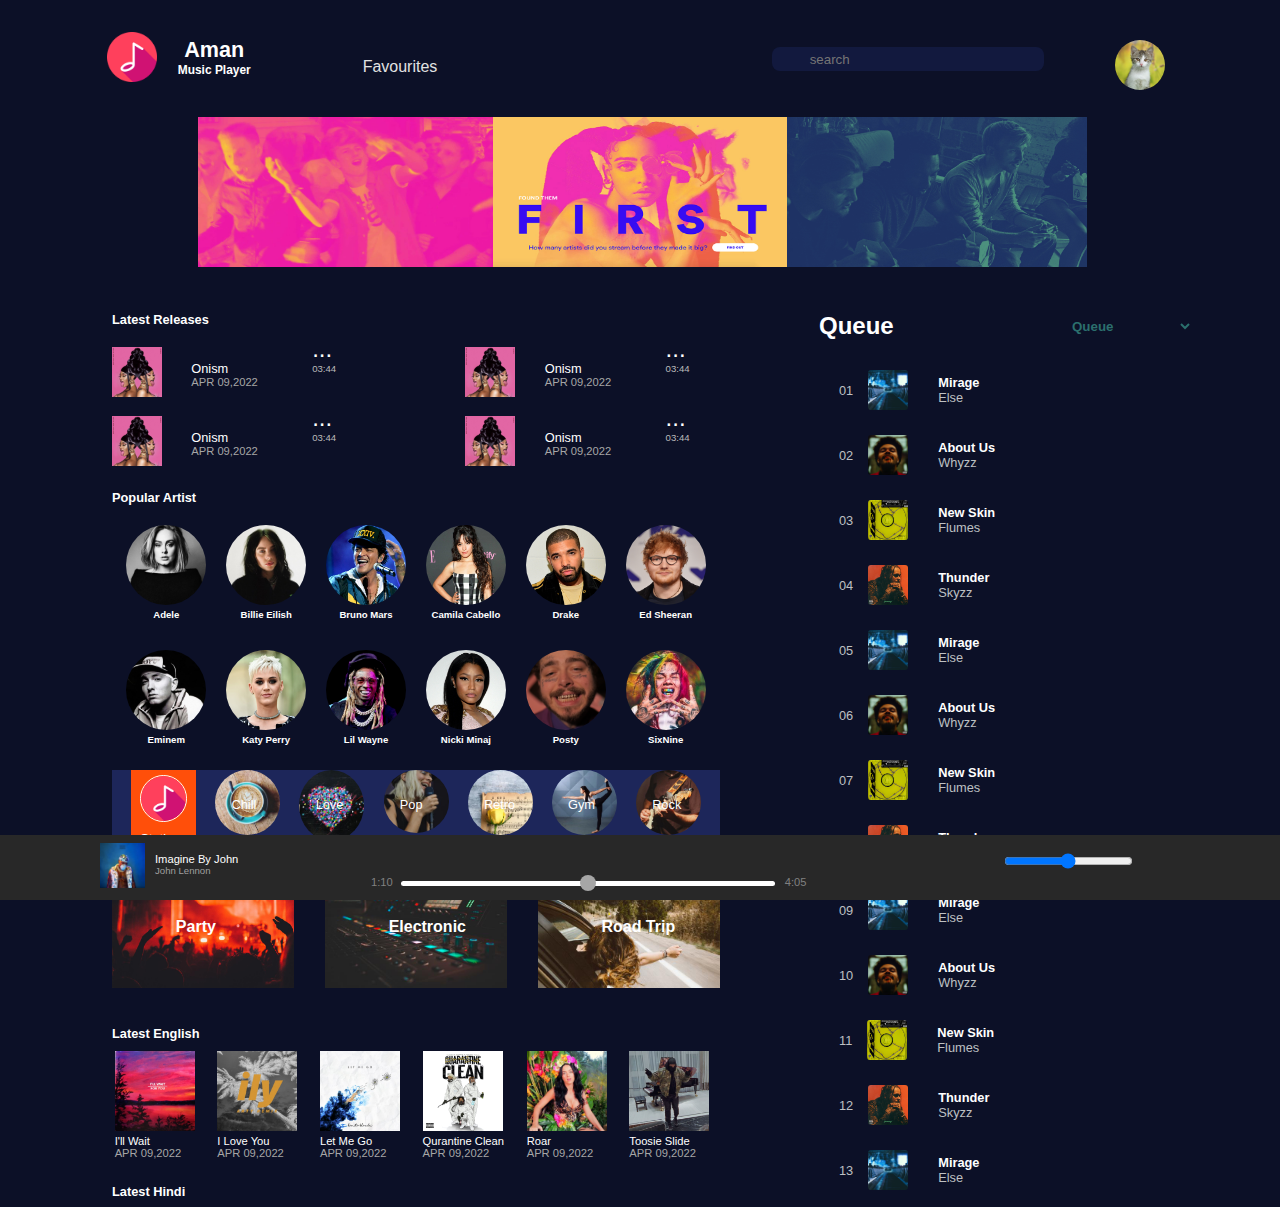
<file: index.html>
<!DOCTYPE html>
<html lang="en">

<head>
  <meta charset="UTF-8">
  <meta http-equiv="X-UA-Compatible" content="IE=edge">
  <meta name="viewport" content="width=device-width, initial-scale=1.0">
  <title>Music Player</title>
  <link rel="stylesheet" href="https://cdnjs.cloudflare.com/ajax/libs/font-awesome/6.1.1/css/all.min.css"
    integrity="sha512-KfkfwYDsLkIlwQp6LFnl8zNdLGxu9YAA1QvwINks4PhcElQSvqcyVLLD9aMhXd13uQjoXtEKNosOWaZqXgel0g=="
    crossorigin="anonymous" referrerpolicy="no-referrer" />
  <link rel="stylesheet" href="./styles.css">
</head>


<body>
  <!-- Header or Nav Bar Section -->
  <nav class="nav-bar">
    <div class="brand">
      <img src="./assests/brand-logo.png">
      <div class="brand-name">
        <h2>Aman</h2>
        <h5>Music Player</h5>
      </div>
    </div>
    <div class="favourites">
      <p>
        Favourites
      </p>
    </div>

    <div class="search-bar">
      <span>
        <i class="fa-solid fa-magnifying-glass"></i>
      </span>
      <input type="text" placeholder=" search ">
      <span>
        <i class="fa-solid fa-microphone"></i>
      </span>
    </div>
    <div class="bell-icon">
      <span>
        <i class="fa-solid fa-bell"></i>
      </span>
    </div>
    <div class="profile-image">
      <img src="./assests/profile-image.jpg" alt="profile-image">
    </div>
  </nav>

  <!-- Main Section -->
  <div class="main-content">
    <!-- wallpaper Crousel -->
    <div class="crousel">
      <div class="song-image-wall">
        <img src="./assests/crousel/carousel1.jpg" alt="">
      </div>
      <div class="song-image-wall">
        <img src="./assests/crousel/carousel2.jpg" alt="">
      </div>
      <div class="song-image-wall">
        <img src="./assests/crousel/carousel3.jpg" alt="">
      </div>
    </div>
    <main id="main">
      <!-- Latest Releases -->
      <div class="latest-releases">
        <h3 class="h3-heading">Latest Releases</h3>
        <div class="latest-song">
          <div class="song-image">
            <img src="./assests/songs/shit.png" alt="shit">
          </div>
          <div class="name-date">
            <p class="s-name">
              Onism
            </p>
            <p class="m-date">
              APR 09,2022
            </p>
          </div>

          <div class="duration-options">
            <div class="three-dots">
              <a href="#more-duration-options">
                ...
              </a>
            </div>
            <p class="s-time">03:44</p>
            <div id="more-duration-options">
              <a href="#"></a>
              <span><i class="fa-solid fa-play"></i></span>
              <span>Play All
                &emsp;&emsp;&emsp;&emsp;
                <a href="#">x</a>
              </span>
              <hr>

              <span><i class="fa-solid fa-plus"></i></span>
              <span>Add To Queue</span>

              <hr>

              <span><i class="fa-solid fa-heart"></i></span>
              <span>Add To Favourites</span>

              <hr>

              <span><i class="fa-solid fa-circle-info"></i></span>
              <span>Get Info</span>

            </div>

          </div>
          <!-- ========================================================== -->

          <!-- ========================================================== -->
          <div class="song-image">
            <img src="./assests/songs/shit.png" alt="shit">
          </div>
          <div class="name-date">
            <p class="s-name">
              Onism
            </p>
            <p class="m-date">
              APR 09,2022
            </p>
          </div>

          <div class="duration-options">
            <div class="three-dots">
              <a href="#more-duration-options">
                ...
              </a>
            </div>
            <p class="s-time">03:44</p>
          </div>

        </div>

        <div class="latest-song">
          <div class="song-image">
            <img src="./assests/songs/shit.png" alt="shit">
          </div>
          <div class="name-date">
            <p class="s-name">
              Onism
            </p>
            <p class="m-date">
              APR 09,2022
            </p>
          </div>

          <div class="duration-options">
            <div class="three-dots">
              <a href="#more-duration-options">
                ...
              </a>
            </div>
            <p class="s-time">03:44</p>
          </div>
          <div class="song-image">
            <img src="./assests/songs/shit.png" alt="shit">
          </div>
          <div class="name-date">
            <p class="s-name">
              Onism
            </p>
            <p class="m-date">
              APR 09,2022
            </p>
          </div>

          <div class="duration-options">
            <div class="three-dots">
              <a href="#more-duration-options">
                ...
              </a>
            </div>
            <p class="s-time">03:44</p>
          </div>

        </div>
      </div>

      <!-- Popular Artists -->
      <h3 class="h3-heading">Popular Artist</h3>
      <div class="popular-artist">
        <div class="profile-name">
          <a href="./single-playlist.html">
            <img src="./assests/popular artists/adele.jpg" alt="adele">
          </a>
          <p class="name">
            Adele
          </p>
        </div>
        <div class="profile-name">
          <a href="./single-playlist.html">
            <img src="./assests/popular artists/billie eilish.jpg" alt="billie">
          </a>
          <p class="name">
            Billie Eilish
          </p>
        </div>
        <div class="profile-name">
          <a href="./single-playlist.html">
            <img src="./assests/popular artists/bruno mars.jpg" alt="bruno">
          </a>
          <p class="name">
            Bruno Mars
          </p>
        </div>
        <div class="profile-name">
          <a href="./single-playlist.html">
            <img src="./assests/popular artists/Camila Cabello.jpg" alt="camila">
          </a>
          <p class="name">
            Camila Cabello
          </p>
        </div>
        <div class="profile-name">
          <a href="./single-playlist.html">
            <img src="./assests/popular artists/drake.jpg" alt="drake">
          </a>
          <p class="name">
            Drake
          </p>
        </div>
        <div class="profile-name">
          <a href="./single-playlist.html">
            <img src="./assests/popular artists/ed sheeran.jpg" alt="ed-sheeran">
          </a>
          <p class="name">
            Ed Sheeran
          </p>
        </div>
        <div class="profile-name">
          <img src="./assests/popular artists/eminem.jpg" alt="eminem">
          <p class="name">
            Eminem
          </p>
        </div>
        <div class="profile-name">
          <img src="./assests/popular artists/Katy perry.jpg" alt="katy-perry">
          <p class="name">
            Katy Perry
          </p>
        </div>
        <div class="profile-name">
          <img src="./assests/popular artists/Lil wayne.jpg" alt="lil-wayne">
          <p class="name">
            Lil Wayne
          </p>
        </div>
        <div class="profile-name">
          <img src="./assests/popular artists/nicki minaj.jpg" alt="nicki-minaj">
          <p class="name">
            Nicki Minaj
          </p>
        </div>
        <div class="profile-name">
          <img src="./assests/popular artists/posty.png" alt="posty">
          <p class="name">
            Posty
          </p>
        </div>
        <div class="profile-name">
          <img src="./assests/popular artists/sixnine.jpg" alt="sixnine">
          <p class="name">
            SixNine
          </p>
        </div>
      </div>


      <!-- Music Stations -->
      <div class="music-stations">
        <!-- station logo -->
        <div class="station-logo">
          <div class="div1">
            <img src="./assests/brand-logo.png">
            <p>Stations</p>
          </div>
        </div>
        <!-- chill section -->
        <div class="station-song-div">
          <div class="station-song-img">
            <a href="#">
              <img src="./assests/music themes/chill.jpg" alt="chill">
            </a>
          </div>
          <p class="station-name">
            Chill
          </p>
        </div>
        <!-- love section -->
        <div class="station-song-div">
          <div class="station-song-img">
            <a href="#">
              <img src="./assests/music themes/love.jpg" alt="love">
            </a>
          </div>
          <p class="station-name">
            Love
          </p>
        </div>
        <!-- pop section -->
        <div class="station-song-div">
          <div class="station-song-img">
            <a href="#">
              <img src="./assests/music themes/pop.jpg" alt="pop">
            </a>
          </div>
          <p class="station-name">
            Pop
          </p>
        </div>
        <!-- retro section -->
        <div class="station-song-div">
          <div class="station-song-img">
            <a href="#">
              <img src="./assests/music themes/retro.jpg" alt="retro">
            </a>
          </div>
          <p class="station-name">
            Retro
          </p>
        </div>
        <!-- gym section -->
        <div class="station-song-div">
          <div class="station-song-img">
            <a href="#">
              <img src="./assests/music themes/workout.jpg" alt="workout">
            </a>
          </div>
          <p class="station-name">
            Gym
          </p>
        </div>
        <!-- rock section -->
        <div class="station-song-div">
          <div class="station-song-img">
            <a href="#">
              <img src="./assests/music themes/rock.jpg" alt="rock">
            </a>
          </div>
          <p class="station-name">
            Rock
          </p>
        </div>
      </div>

      <!-- Music by type paryt / electronic / roadtrip -->
      <div class="music-by-type">
        <div class="party">
          <div class="song-img">
            <img src="./assests/music themes 2/party.jpg" alt="party-music">
          </div>
          <p>
            Party
          </p>
        </div>
        <div class="electronic">
          <div class="song-img">
            <img src="./assests/music themes 2/electronic.jpg" alt="electronic-music">
          </div>
          <p>
            Electronic
          </p>
        </div>
        <div class="roadtrip">
          <div class="song-img">
            <img src="./assests/music themes 2/road.jpg" alt="roadtrip-music">
          </div>
          <p>
            Road Trip
          </p>
        </div>
      </div>

      <div class="latest-songs">
        <h3>Latest English</h3>
        <div class="latest-english">
          <div class="music-container">
            <img src="./assests/latest english/I'll Wait.jpg" alt="i-will-wait-song">
            <p class="m-name">
              I'll Wait
            </p>
            <p class="m-date">APR 09,2022</p>
          </div>

          <div class="music-container">
            <img src="./assests/latest english/ily.jpg" alt="ily-song">
            <p class="m-name">
              I Love You
            </p>
            <p class="m-date">APR 09,2022</p>
          </div>

          <div class="music-container">
            <img src="./assests/latest english/let me go.jpg" alt="let-me-go-song">
            <p class="m-name">
              Let Me Go
            </p>
            <p class="m-date">APR 09,2022</p>
          </div>

          <div class="music-container">
            <img src="./assests/latest english/qurantine clean.jpg" alt="qurantine-clean-song">
            <p class="m-name">
              Qurantine Clean
            </p>
            <p class="m-date">APR 09,2022</p>
          </div>

          <div class="music-container">
            <img src="./assests/latest english/roar.jpg" alt="roar-song">
            <p class="m-name">
              Roar
            </p>
            <p class="m-date">APR 09,2022</p>
          </div>

          <div class="music-container">
            <img src="./assests/latest english/toosie slide.jpg" alt="toosie-slide-song">
            <p class="m-name">
              Toosie Slide
            </p>
            <p class="m-date">APR 09,2022</p>
          </div>
        </div>
        <h3>Latest Hindi</h3>
        <div class="latest-hindi">
          <div class="music-container">
            <img src="./assests/latest hindi/baarish.jpeg" alt="baarish-song">
            <p class="m-name">
              Baarish
            </p>
            <p class="m-date">APR 09,2022</p>
          </div>

          <div class="music-container">
            <img src="./assests/latest hindi/galiyaan.jpg" alt="galiyaan-song">
            <p class="m-name">
              Galiyaan
            </p>
            <p class="m-date">APR 09,2022</p>
          </div>

          <div class="music-container">
            <img src="./assests/latest hindi/giveme some sunshine.jpg" alt="giveme-some-sunshine-song">
            <p class="m-name">
              Sunshine - 3Idiots
            </p>
            <p class="m-date">APR 09,2022</p>
          </div>

          <div class="music-container">
            <img src="./assests/latest hindi/kaun tujhe.jpg" alt="kaun-tujhe-song">
            <p class="m-name">
              Kaun Tujhe
            </p>
            <p class="m-date">APR 09,2022</p>
          </div>

          <div class="music-container">
            <img src="./assests/latest hindi/tera ban jaunga.jpg" alt="tera-ban-jaunga-song">
            <p class="m-name">
              Tera Ban Jaunga
            </p>
            <p class="m-date">APR 09,2022</p>
          </div>

          <div class="music-container">
            <img src="./assests/latest hindi/tere sang yara.jpg" alt="tere-sang-yara-song">
            <p class="m-name">
              Tere Sang Yara
            </p>
            <p class="m-date">APR 09,2022</p>
          </div>
        </div>
      </div>
    </main>

    <!-- aside seaction -->
    <aside id="aside">

      <!-- Queue Heading -->
      <header class="aside-header">
        <h3 class="heading">Queue</h3>

        <!-- Queue Dropdown Menu -->
        <select name="queue" id="drop-down">
          <option value="Queue" selected>Queue</option>
          <option value="Playlists">Playlists</option>
          <option value="Favourite Songs">Favourite Songs</option>
        </select>
      </header>

      <!-- Queue Musics -->
      <div class="queue-music">
        <p class="m-no">01</p>
        <img src="./assests/playlist/austin-neill-kKlVSrFbjYY-unsplash.jpg" alt="music-wall">
        <div class="mname-artist">
          <h2>Mirage</h2>
          <p class="artist">Else</p>
        </div>
        <div class="fav-heart">
          <span>
            <i class="fa-regular fa-heart"></i>
          </span>
        </div>
      </div>
      <div class="queue-music">
        <p class="m-no">02</p>
        <img src="./assests/playlist/after.jpg" alt="music-wall">
        <div class="mname-artist">
          <h2>About Us</h2>
          <p class="artist">Whyzz</p>
        </div>
        <div class="fav-heart">
          <span>
            <i class="fa-regular fa-heart"></i>
          </span>
        </div>
      </div>
      <div class="queue-music">
        <p class="m-no">03</p>
        <img src="./assests/playlist/beer.jpg" alt="music-wall">
        <div class="mname-artist">
          <h2>New Skin</h2>
          <p class="artist">Flumes</p>
        </div>
        <div class="fav-heart">
          <span>
            <i class="fa-regular fa-heart"></i>
          </span>
        </div>
      </div>
      <div class="queue-music">
        <p class="m-no">04</p>
        <img src="./assests/playlist/stoney.jpg" alt="music-wall">
        <div class="mname-artist">
          <h2>Thunder</h2>
          <p class="artist">Skyzz</p>
        </div>
        <div class="fav-heart">
          <span>
            <i class="fa-regular fa-heart"></i>
          </span>
        </div>
      </div>
      <div class="queue-music">
        <p class="m-no">05</p>
        <img src="./assests/playlist/austin-neill-kKlVSrFbjYY-unsplash.jpg" alt="music-wall">
        <div class="mname-artist">
          <h2>Mirage</h2>
          <p class="artist">Else</p>
        </div>
        <div class="fav-heart">
          <span>
            <i class="fa-regular fa-heart"></i>
          </span>
        </div>
      </div>
      <div class="queue-music">
        <p class="m-no">06</p>
        <img src="./assests/playlist/after.jpg" alt="music-wall">
        <div class="mname-artist">
          <h2>About Us</h2>
          <p class="artist">Whyzz</p>
        </div>
        <div class="fav-heart">
          <span>
            <i class="fa-regular fa-heart"></i>
          </span>
        </div>
      </div>
      <div class="queue-music">
        <p class="m-no">07</p>
        <img src="./assests/playlist/beer.jpg" alt="music-wall">
        <div class="mname-artist">
          <h2>New Skin</h2>
          <p class="artist">Flumes</p>
        </div>
        <div class="fav-heart">
          <span>
            <i class="fa-regular fa-heart"></i>
          </span>
        </div>
      </div>
      <div class="queue-music">
        <p class="m-no">08</p>
        <img src="./assests/playlist/stoney.jpg" alt="music-wall">
        <div class="mname-artist">
          <h2>Thunder</h2>
          <p class="artist">Skyzz</p>
        </div>
        <div class="fav-heart">
          <span>
            <i class="fa-regular fa-heart"></i>
          </span>
        </div>
      </div>
      <div class="queue-music">
        <p class="m-no">09</p>
        <img src="./assests/playlist/austin-neill-kKlVSrFbjYY-unsplash.jpg" alt="music-wall">
        <div class="mname-artist">
          <h2>Mirage</h2>
          <p class="artist">Else</p>
        </div>
        <div class="fav-heart">
          <span>
            <i class="fa-regular fa-heart"></i>
          </span>
        </div>
      </div>
      <div class="queue-music">
        <p class="m-no">10</p>
        <img src="./assests/playlist/after.jpg" alt="music-wall">
        <div class="mname-artist">
          <h2>About Us</h2>
          <p class="artist">Whyzz</p>
        </div>
        <div class="fav-heart">
          <span>
            <i class="fa-regular fa-heart"></i>
          </span>
        </div>
      </div>
      <div class="queue-music">
        <p class="m-no">11</p>
        <img src="./assests/playlist/beer.jpg" alt="music-wall">
        <div class="mname-artist">
          <h2>New Skin</h2>
          <p class="artist">Flumes</p>
        </div>
        <div class="fav-heart">
          <span>
            <i class="fa-regular fa-heart"></i>
          </span>
        </div>
      </div>
      <div class="queue-music">
        <p class="m-no">12</p>
        <img src="./assests/playlist/stoney.jpg" alt="music-wall">
        <div class="mname-artist">
          <h2>Thunder</h2>
          <p class="artist">Skyzz</p>
        </div>
        <div class="fav-heart">
          <span>
            <i class="fa-regular fa-heart"></i>
          </span>
        </div>
      </div>
      <div class="queue-music">
        <p class="m-no">13</p>
        <img src="./assests/playlist/austin-neill-kKlVSrFbjYY-unsplash.jpg" alt="music-wall">
        <div class="mname-artist">
          <h2>Mirage</h2>
          <p class="artist">Else</p>
        </div>
        <div class="fav-heart">
          <span>
            <i class="fa-regular fa-heart"></i>
          </span>
        </div>
      </div>
      <div class="queue-music">
        <p class="m-no">14</p>
        <img src="./assests/playlist/after.jpg" alt="music-wall">
        <div class="mname-artist">
          <h2>About Us</h2>
          <p class="artist">Whyzz</p>
        </div>
        <div class="fav-heart">
          <span>
            <i class="fa-regular fa-heart"></i>
          </span>
        </div>
      </div>
      <div class="queue-music">
        <p class="m-no">15</p>
        <img src="./assests/playlist/beer.jpg" alt="music-wall">
        <div class="mname-artist">
          <h2>New Skin</h2>
          <p class="artist">Flumes</p>
        </div>
        <div class="fav-heart">
          <span>
            <i class="fa-regular fa-heart"></i>
          </span>
        </div>
      </div>
      <div class="queue-music">
        <p class="m-no">16</p>
        <img src="./assests/playlist/stoney.jpg" alt="music-wall">
        <div class="mname-artist">
          <h2>Thunder</h2>
          <p class="artist">Skyzz</p>
        </div>
        <div class="fav-heart">
          <span>
            <i class="fa-regular fa-heart"></i>
          </span>
        </div>
      </div>
      <div class="queue-music">
        <p class="m-no">17</p>
        <img src="./assests/playlist/austin-neill-kKlVSrFbjYY-unsplash.jpg" alt="music-wall">
        <div class="mname-artist">
          <h2>Mirage</h2>
          <p class="artist">Else</p>
        </div>
        <div class="fav-heart">
          <span>
            <i class="fa-regular fa-heart"></i>
          </span>
        </div>
      </div>
      <div class="queue-music">
        <p class="m-no">18</p>
        <img src="./assests/playlist/after.jpg" alt="music-wall">
        <div class="mname-artist">
          <h2>About Us</h2>
          <p class="artist">Whyzz</p>
        </div>
        <div class="fav-heart">
          <span>
            <i class="fa-regular fa-heart"></i>
          </span>
        </div>
      </div>
      <div class="queue-music">
        <p class="m-no">19</p>
        <img src="./assests/playlist/beer.jpg" alt="music-wall">
        <div class="mname-artist">
          <h2>New Skin</h2>
          <p class="artist">Flumes</p>
        </div>
        <div class="fav-heart">
          <span>
            <i class="fa-regular fa-heart"></i>
          </span>
        </div>
      </div>
      <div class="queue-music">
        <p class="m-no">20</p>
        <img src="./assests/playlist/stoney.jpg" alt="music-wall">
        <div class="mname-artist">
          <h2>Thunder</h2>
          <p class="artist">Skyzz</p>
        </div>
        <div class="fav-heart">
          <span>
            <i class="fa-regular fa-heart"></i>
          </span>
        </div>
      </div>
      <div class="queue-music">
        <p class="m-no">21</p>
        <img src="./assests/playlist/austin-neill-kKlVSrFbjYY-unsplash.jpg" alt="music-wall">
        <div class="mname-artist">
          <h2>Mirage</h2>
          <p class="artist">Else</p>
        </div>
        <div class="fav-heart">
          <span>
            <i class="fa-regular fa-heart"></i>
          </span>
        </div>
      </div>
      <div class="queue-music">
        <p class="m-no">22</p>
        <img src="./assests/playlist/after.jpg" alt="music-wall">
        <div class="mname-artist">
          <h2>About Us</h2>
          <p class="artist">Whyzz</p>
        </div>
        <div class="fav-heart">
          <span>
            <i class="fa-regular fa-heart"></i>
          </span>
        </div>
      </div>
      <div class="queue-music">
        <p class="m-no">23</p>
        <img src="./assests/playlist/beer.jpg" alt="music-wall">
        <div class="mname-artist">
          <h2>New Skin</h2>
          <p class="artist">Flumes</p>
        </div>
        <div class="fav-heart">
          <span>
            <i class="fa-regular fa-heart"></i>
          </span>
        </div>
      </div>
      <div class="queue-music">
        <p class="m-no">24</p>
        <img src="./assests/playlist/stoney.jpg" alt="music-wall">
        <div class="mname-artist">
          <h2>Thunder</h2>
          <p class="artist">Skyzz</p>
        </div>
        <div class="fav-heart">
          <span>
            <i class="fa-regular fa-heart"></i>
          </span>
        </div>
      </div>
    </aside>
  </div>
  <footer>
    <div class="img">
      <img src="./assests/songs/DaBaby.jpg" alt="">
    </div>
    <div class="sname-artist">
      <p class="sname-p-1">
        Imagine By John
      </p>
      <p class="sname-p-2">
        John Lennon
      </p>
    </div>
    <div class="fav-heart-dislike">
      <span>
        <i class="fa-regular fa-heart"></i>
      </span>
      <span>
        <i class="fa-solid fa-ban"></i>
      </span>
    </div>
    <div class="controls-forwarding-menu">
      <div class="controls">
        <span>
          <i class="fa-solid fa-shuffle"></i>
        </span>
        <span>
          <i class="fa-solid fa-backward-step"></i>
        </span>
        <span>
          <i class="fa-solid fa-circle-play"></i>
        </span>
        <span>
          <i class="fa-solid fa-forward-step"></i>
        </span>
        <span>
          <i class="fa-solid fa-repeat"></i>
        </span>
      </div>
      <div class="forwarding-menu">
        <span>
          1:10
        </span>
        <input type="range" name="range" id="range">
        <span>
          4:05
        </span>
      </div>
    </div>
    <div class="extra-icons">
      <div>
        <i class="fas fa-list-ul"></i>
      </div>
      <div>
        <i class="fas fa-laptop"></i>
      </div>
      <div>
        <i class="fas fa-volume-up"></i>
      </div>
      <div>
        <input type="range">
      </div>
      <div>
        <i class="fas fa-expand-alt"></i>
      </div>
    </div>
  </footer>
</body>

</html>
</file>
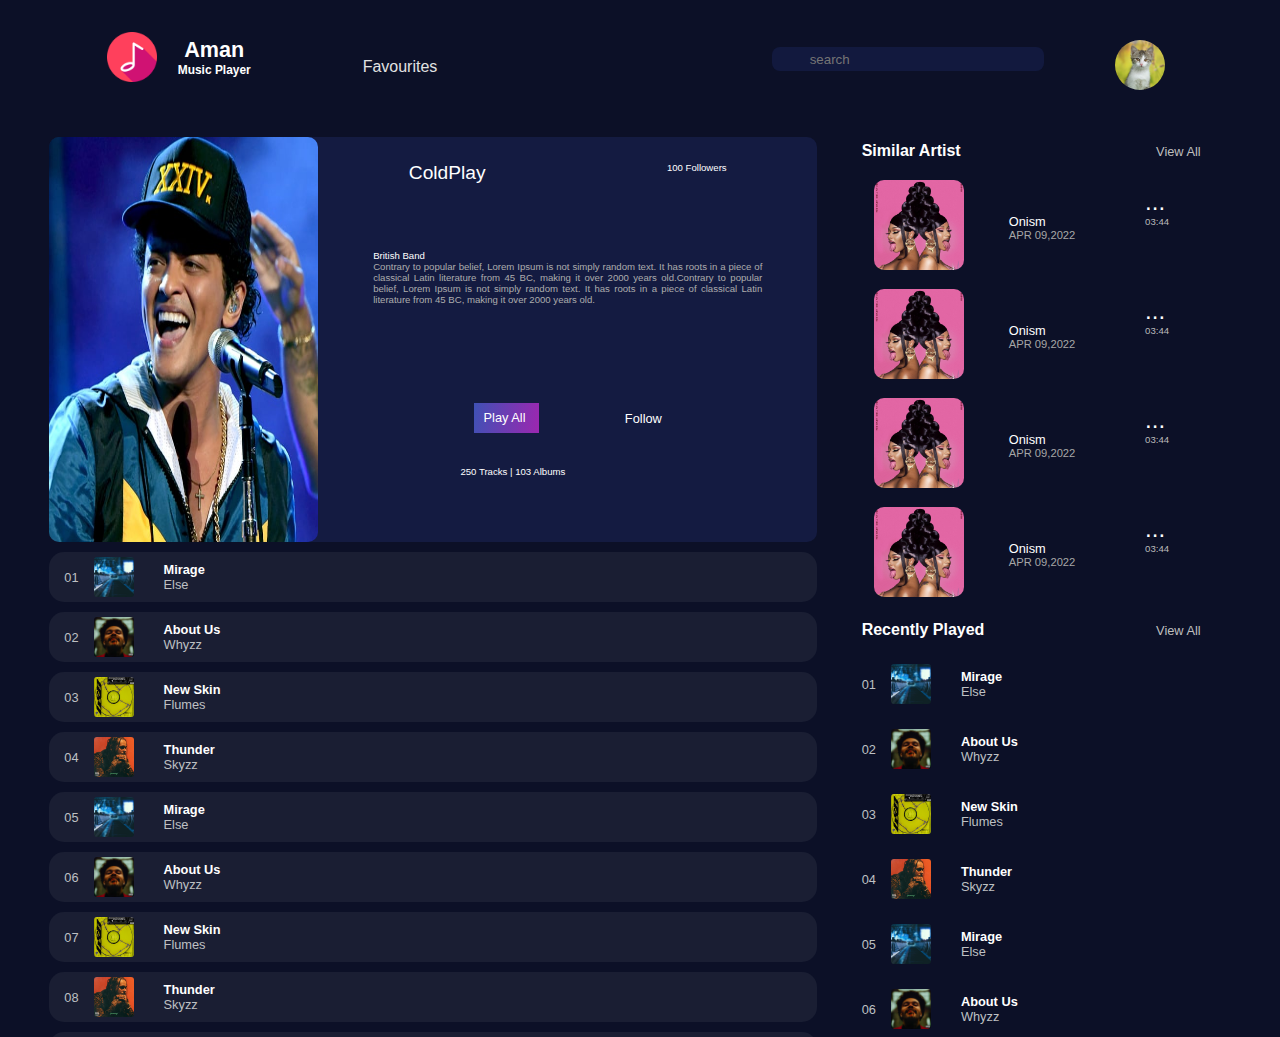
<file: single-playlist.html>
<!DOCTYPE html>
<html lang="en">

<head>
  <meta charset="UTF-8">
  <meta http-equiv="X-UA-Compatible" content="IE=edge">
  <meta name="viewport" content="width=device-width, initial-scale=1.0">
  <title>Single Playlists</title>
  <link rel="stylesheet" href="https://cdnjs.cloudflare.com/ajax/libs/font-awesome/6.1.1/css/all.min.css"
    integrity="sha512-KfkfwYDsLkIlwQp6LFnl8zNdLGxu9YAA1QvwINks4PhcElQSvqcyVLLD9aMhXd13uQjoXtEKNosOWaZqXgel0g=="
    crossorigin="anonymous" referrerpolicy="no-referrer" />
  <link rel="stylesheet" href="./styles.css">
  <link rel="stylesheet" href="./single-playlists.css">
</head>

<body>
  <nav class="nav-bar">
    <div class="brand">
      <img src="/assests/brand-logo.png">
      <div class="brand-name">
        <h2>Aman</h2>
        <h5>Music Player</h5>
      </div>
    </div>
    <div class="favourites">
      <p>
        Favourites
      </p>
    </div>

    <div class="search-bar">
      <span>
        <i class="fa-solid fa-magnifying-glass"></i>
      </span>
      <input type="text" placeholder=" search ">
      <span>
        <i class="fa-solid fa-microphone"></i>
      </span>
    </div>
    <div class="bell-icon">
      <span>
        <i class="fa-solid fa-bell"></i>
      </span>
    </div>
    <div class="profile-image">
      <img src="./assests/profile-image.jpg" alt="profile-image">
    </div>
  </nav>

  <div class="main-content">
    <!-- Main -->
    <main id="main">
      <div class="song-info">
        <div class="image-div">
          <img src="./assests/popular artists/bruno mars.jpg" alt="">
        </div>
        <div class="info">
          <h4 class="h4">ColdPlay</h4>
          <p class="p1">100 Followers</p>

          <div class="band-info">
            <p class="p1">British Band</p>
            <p class="p2">
              Contrary to popular belief, Lorem Ipsum is not simply random text. It has roots in a piece of classical
              Latin literature from 45 BC, making it over 2000 years old.Contrary to popular belief, Lorem Ipsum is not
              simply random text. It has roots in a piece of classical
              Latin literature from 45 BC, making it over 2000 years old.
            </p>
          </div>

          <div class="play-follow">
            <div class="playall">
              <span>Play All</span>
            </div>
            <div class="follow">
              <span>Follow</span>
            </div>
          </div>
          <div class="extra-des">
            <p>250 Tracks | 103 Albums</p>
          </div>
        </div>
      </div>

      <!-- Single Songs -->
      <div class="single-songs">
        <div class="queue-music border15px">
          <p class="m-no">01</p>
          <img src="./assests/playlist/austin-neill-kKlVSrFbjYY-unsplash.jpg" alt="music-wall">
          <div class="mname-artist">
            <h2>Mirage</h2>
            <p class="artist">Else</p>
          </div>
          <div class="fav-heart">
            <span>
              <i class="fa-regular fa-heart"></i>
            </span>
          </div>
        </div>
        <div class="queue-music border15px">
          <p class="m-no">02</p>
          <img src="./assests/playlist/after.jpg" alt="music-wall">
          <div class="mname-artist">
            <h2>About Us</h2>
            <p class="artist">Whyzz</p>
          </div>
          <div class="fav-heart">
            <span>
              <i class="fa-regular fa-heart"></i>
            </span>
          </div>
        </div>
        <div class="queue-music border15px">
          <p class="m-no">03</p>
          <img src="./assests/playlist/beer.jpg" alt="music-wall">
          <div class="mname-artist">
            <h2>New Skin</h2>
            <p class="artist">Flumes</p>
          </div>
          <div class="fav-heart">
            <span>
              <i class="fa-regular fa-heart"></i>
            </span>
          </div>
        </div>
        <div class="queue-music border15px">
          <p class="m-no">04</p>
          <img src="./assests/playlist/stoney.jpg" alt="music-wall">
          <div class="mname-artist">
            <h2>Thunder</h2>
            <p class="artist">Skyzz</p>
          </div>
          <div class="fav-heart">
            <span>
              <i class="fa-regular fa-heart"></i>
            </span>
          </div>
        </div>
        <div class="queue-music border15px">
          <p class="m-no">05</p>
          <img src="./assests/playlist/austin-neill-kKlVSrFbjYY-unsplash.jpg" alt="music-wall">
          <div class="mname-artist">
            <h2>Mirage</h2>
            <p class="artist">Else</p>
          </div>
          <div class="fav-heart">
            <span>
              <i class="fa-regular fa-heart"></i>
            </span>
          </div>
        </div>
        <div class="queue-music border15px">
          <p class="m-no">06</p>
          <img src="./assests/playlist/after.jpg" alt="music-wall">
          <div class="mname-artist">
            <h2>About Us</h2>
            <p class="artist">Whyzz</p>
          </div>
          <div class="fav-heart">
            <span>
              <i class="fa-regular fa-heart"></i>
            </span>
          </div>
        </div>
        <div class="queue-music border15px">
          <p class="m-no">07</p>
          <img src="./assests/playlist/beer.jpg" alt="music-wall">
          <div class="mname-artist">
            <h2>New Skin</h2>
            <p class="artist">Flumes</p>
          </div>
          <div class="fav-heart">
            <span>
              <i class="fa-regular fa-heart"></i>
            </span>
          </div>
        </div>
        <div class="queue-music border15px">
          <p class="m-no">08</p>
          <img src="./assests/playlist/stoney.jpg" alt="music-wall">
          <div class="mname-artist">
            <h2>Thunder</h2>
            <p class="artist">Skyzz</p>
          </div>
          <div class="fav-heart">
            <span>
              <i class="fa-regular fa-heart"></i>
            </span>
          </div>
        </div>
        <div class="queue-music border15px">
          <p class="m-no">09</p>
          <img src="./assests/playlist/austin-neill-kKlVSrFbjYY-unsplash.jpg" alt="music-wall">
          <div class="mname-artist">
            <h2>Mirage</h2>
            <p class="artist">Else</p>
          </div>
          <div class="fav-heart">
            <span>
              <i class="fa-regular fa-heart"></i>
            </span>
          </div>
        </div>
        <div class="queue-music border15px">
          <p class="m-no">10</p>
          <img src="./assests/playlist/after.jpg" alt="music-wall">
          <div class="mname-artist">
            <h2>About Us</h2>
            <p class="artist">Whyzz</p>
          </div>
          <div class="fav-heart">
            <span>
              <i class="fa-regular fa-heart"></i>
            </span>
          </div>
        </div>
        <div class="queue-music border15px">
          <p class="m-no">11</p>
          <img src="./assests/playlist/beer.jpg" alt="music-wall">
          <div class="mname-artist">
            <h2>New Skin</h2>
            <p class="artist">Flumes</p>
          </div>
          <div class="fav-heart">
            <span>
              <i class="fa-regular fa-heart"></i>
            </span>
          </div>
        </div>
        <div class="queue-music border15px">
          <p class="m-no">12</p>
          <img src="./assests/playlist/stoney.jpg" alt="music-wall">
          <div class="mname-artist">
            <h2>Thunder</h2>
            <p class="artist">Skyzz</p>
          </div>
          <div class="fav-heart">
            <span>
              <i class="fa-regular fa-heart"></i>
            </span>
          </div>
        </div>
      </div>
    </main>
    <!-- aside seaction -->
    <aside id="aside">
      <!-- Similar Artist SEctions -->
      <header class="aside-header">
        <h4 class="heading">Similar Artist</h4>
        <p class="viewall">View All</p>
      </header>
      <div class="latest-song">
        <div class="song-image">
          <img src="./assests/songs/shit.png" alt="shit">
        </div>
        <div class="name-date">
          <p class="s-name">
            Onism
          </p>
          <p class="m-date">
            APR 09,2022
          </p>
        </div>

        <div class="duration-options">
          <div class="three-dots">
            <a href="#more-duration-options">
              ...
            </a>
          </div>
          <p class="s-time">03:44</p>
        </div>
      </div>
      <div class="latest-song">
        <div class="song-image">
          <img src="./assests/songs/shit.png" alt="shit">
        </div>
        <div class="name-date">
          <p class="s-name">
            Onism
          </p>
          <p class="m-date">
            APR 09,2022
          </p>
        </div>

        <div class="duration-options">
          <div class="three-dots">
            <a href="#more-duration-options">
              ...
            </a>
          </div>
          <p class="s-time">03:44</p>
        </div>
      </div>
      <div class="latest-song">
        <div class="song-image">
          <img src="./assests/songs/shit.png" alt="shit">
        </div>
        <div class="name-date">
          <p class="s-name">
            Onism
          </p>
          <p class="m-date">
            APR 09,2022
          </p>
        </div>

        <div class="duration-options">
          <div class="three-dots">
            <a href="#more-duration-options">
              ...
            </a>
          </div>
          <p class="s-time">03:44</p>
        </div>
      </div>
      <div class="latest-song">
        <div class="song-image">
          <img src="./assests/songs/shit.png" alt="shit">
        </div>
        <div class="name-date">
          <p class="s-name">
            Onism
          </p>
          <p class="m-date">
            APR 09,2022
          </p>
        </div>

        <div class="duration-options">
          <div class="three-dots">
            <a href="#more-duration-options">
              ...
            </a>
          </div>
          <p class="s-time">03:44</p>
        </div>
      </div>

      <!-- Recently Played Heading -->
      <header class="aside-header">
        <h4 class="heading">Recently Played</h4>
        <p class="viewall">View All</p>
      </header>

      <!-- Recently Played Musics -->
      <div class="queue-music">
        <p class="m-no">01</p>
        <img src="./assests/playlist/austin-neill-kKlVSrFbjYY-unsplash.jpg" alt="music-wall">
        <div class="mname-artist">
          <h2>Mirage</h2>
          <p class="artist">Else</p>
        </div>
        <div class="fav-heart">
          <span>
            <i class="fa-regular fa-heart"></i>
          </span>
        </div>
      </div>
      <div class="queue-music">
        <p class="m-no">02</p>
        <img src="./assests/playlist/after.jpg" alt="music-wall">
        <div class="mname-artist">
          <h2>About Us</h2>
          <p class="artist">Whyzz</p>
        </div>
        <div class="fav-heart">
          <span>
            <i class="fa-regular fa-heart"></i>
          </span>
        </div>
      </div>
      <div class="queue-music">
        <p class="m-no">03</p>
        <img src="./assests/playlist/beer.jpg" alt="music-wall">
        <div class="mname-artist">
          <h2>New Skin</h2>
          <p class="artist">Flumes</p>
        </div>
        <div class="fav-heart">
          <span>
            <i class="fa-regular fa-heart"></i>
          </span>
        </div>
      </div>
      <div class="queue-music">
        <p class="m-no">04</p>
        <img src="./assests/playlist/stoney.jpg" alt="music-wall">
        <div class="mname-artist">
          <h2>Thunder</h2>
          <p class="artist">Skyzz</p>
        </div>
        <div class="fav-heart">
          <span>
            <i class="fa-regular fa-heart"></i>
          </span>
        </div>
      </div>
      <div class="queue-music">
        <p class="m-no">05</p>
        <img src="./assests/playlist/austin-neill-kKlVSrFbjYY-unsplash.jpg" alt="music-wall">
        <div class="mname-artist">
          <h2>Mirage</h2>
          <p class="artist">Else</p>
        </div>
        <div class="fav-heart">
          <span>
            <i class="fa-regular fa-heart"></i>
          </span>
        </div>
      </div>
      <div class="queue-music">
        <p class="m-no">06</p>
        <img src="./assests/playlist/after.jpg" alt="music-wall">
        <div class="mname-artist">
          <h2>About Us</h2>
          <p class="artist">Whyzz</p>
        </div>
        <div class="fav-heart">
          <span>
            <i class="fa-regular fa-heart"></i>
          </span>
        </div>
      </div>
      <div class="queue-music">
        <p class="m-no">07</p>
        <img src="./assests/playlist/beer.jpg" alt="music-wall">
        <div class="mname-artist">
          <h2>New Skin</h2>
          <p class="artist">Flumes</p>
        </div>
        <div class="fav-heart">
          <span>
            <i class="fa-regular fa-heart"></i>
          </span>
        </div>
      </div>
      <div class="queue-music">
        <p class="m-no">08</p>
        <img src="./assests/playlist/stoney.jpg" alt="music-wall">
        <div class="mname-artist">
          <h2>Thunder</h2>
          <p class="artist">Skyzz</p>
        </div>
        <div class="fav-heart">
          <span>
            <i class="fa-regular fa-heart"></i>
          </span>
        </div>
      </div>
      <div class="queue-music">
        <p class="m-no">09</p>
        <img src="./assests/playlist/austin-neill-kKlVSrFbjYY-unsplash.jpg" alt="music-wall">
        <div class="mname-artist">
          <h2>Mirage</h2>
          <p class="artist">Else</p>
        </div>
        <div class="fav-heart">
          <span>
            <i class="fa-regular fa-heart"></i>
          </span>
        </div>
      </div>
      <div class="queue-music">
        <p class="m-no">10</p>
        <img src="./assests/playlist/after.jpg" alt="music-wall">
        <div class="mname-artist">
          <h2>About Us</h2>
          <p class="artist">Whyzz</p>
        </div>
        <div class="fav-heart">
          <span>
            <i class="fa-regular fa-heart"></i>
          </span>
        </div>
      </div>
      <div class="queue-music">
        <p class="m-no">11</p>
        <img src="./assests/playlist/beer.jpg" alt="music-wall">
        <div class="mname-artist">
          <h2>New Skin</h2>
          <p class="artist">Flumes</p>
        </div>
        <div class="fav-heart">
          <span>
            <i class="fa-regular fa-heart"></i>
          </span>
        </div>
      </div>
      <div class="queue-music">
        <p class="m-no">12</p>
        <img src="./assests/playlist/stoney.jpg" alt="music-wall">
        <div class="mname-artist">
          <h2>Thunder</h2>
          <p class="artist">Skyzz</p>
        </div>
        <div class="fav-heart">
          <span>
            <i class="fa-regular fa-heart"></i>
          </span>
        </div>
      </div>
      <div class="queue-music">
        <p class="m-no">13</p>
        <img src="./assests/playlist/austin-neill-kKlVSrFbjYY-unsplash.jpg" alt="music-wall">
        <div class="mname-artist">
          <h2>Mirage</h2>
          <p class="artist">Else</p>
        </div>
        <div class="fav-heart">
          <span>
            <i class="fa-regular fa-heart"></i>
          </span>
        </div>
      </div>
      <div class="queue-music">
        <p class="m-no">14</p>
        <img src="./assests/playlist/after.jpg" alt="music-wall">
        <div class="mname-artist">
          <h2>About Us</h2>
          <p class="artist">Whyzz</p>
        </div>
        <div class="fav-heart">
          <span>
            <i class="fa-regular fa-heart"></i>
          </span>
        </div>
      </div>
      <div class="queue-music">
        <p class="m-no">15</p>
        <img src="./assests/playlist/beer.jpg" alt="music-wall">
        <div class="mname-artist">
          <h2>New Skin</h2>
          <p class="artist">Flumes</p>
        </div>
        <div class="fav-heart">
          <span>
            <i class="fa-regular fa-heart"></i>
          </span>
        </div>
      </div>
      <div class="queue-music">
        <p class="m-no">16</p>
        <img src="./assests/playlist/stoney.jpg" alt="music-wall">
        <div class="mname-artist">
          <h2>Thunder</h2>
          <p class="artist">Skyzz</p>
        </div>
        <div class="fav-heart">
          <span>
            <i class="fa-regular fa-heart"></i>
          </span>
        </div>
      </div>
      <div class="queue-music">
        <p class="m-no">17</p>
        <img src="./assests/playlist/austin-neill-kKlVSrFbjYY-unsplash.jpg" alt="music-wall">
        <div class="mname-artist">
          <h2>Mirage</h2>
          <p class="artist">Else</p>
        </div>
        <div class="fav-heart">
          <span>
            <i class="fa-regular fa-heart"></i>
          </span>
        </div>
      </div>
      <div class="queue-music">
        <p class="m-no">18</p>
        <img src="./assests/playlist/after.jpg" alt="music-wall">
        <div class="mname-artist">
          <h2>About Us</h2>
          <p class="artist">Whyzz</p>
        </div>
        <div class="fav-heart">
          <span>
            <i class="fa-regular fa-heart"></i>
          </span>
        </div>
      </div>
      <div class="queue-music">
        <p class="m-no">19</p>
        <img src="./assests/playlist/beer.jpg" alt="music-wall">
        <div class="mname-artist">
          <h2>New Skin</h2>
          <p class="artist">Flumes</p>
        </div>
        <div class="fav-heart">
          <span>
            <i class="fa-regular fa-heart"></i>
          </span>
        </div>
      </div>
      <div class="queue-music">
        <p class="m-no">20</p>
        <img src="./assests/playlist/stoney.jpg" alt="music-wall">
        <div class="mname-artist">
          <h2>Thunder</h2>
          <p class="artist">Skyzz</p>
        </div>
        <div class="fav-heart">
          <span>
            <i class="fa-regular fa-heart"></i>
          </span>
        </div>
      </div>
      <div class="queue-music">
        <p class="m-no">21</p>
        <img src="./assests/playlist/austin-neill-kKlVSrFbjYY-unsplash.jpg" alt="music-wall">
        <div class="mname-artist">
          <h2>Mirage</h2>
          <p class="artist">Else</p>
        </div>
        <div class="fav-heart">
          <span>
            <i class="fa-regular fa-heart"></i>
          </span>
        </div>
      </div>
      <div class="queue-music">
        <p class="m-no">22</p>
        <img src="./assests/playlist/after.jpg" alt="music-wall">
        <div class="mname-artist">
          <h2>About Us</h2>
          <p class="artist">Whyzz</p>
        </div>
        <div class="fav-heart">
          <span>
            <i class="fa-regular fa-heart"></i>
          </span>
        </div>
      </div>
      <div class="queue-music">
        <p class="m-no">23</p>
        <img src="./assests/playlist/beer.jpg" alt="music-wall">
        <div class="mname-artist">
          <h2>New Skin</h2>
          <p class="artist">Flumes</p>
        </div>
        <div class="fav-heart">
          <span>
            <i class="fa-regular fa-heart"></i>
          </span>
        </div>
      </div>
      <div class="queue-music">
        <p class="m-no">24</p>
        <img src="./assests/playlist/stoney.jpg" alt="music-wall">
        <div class="mname-artist">
          <h2>Thunder</h2>
          <p class="artist">Skyzz</p>
        </div>
        <div class="fav-heart">
          <span>
            <i class="fa-regular fa-heart"></i>
          </span>
        </div>
      </div>
    </aside>
  </div>
</body>

</html>
</file>
<file: styles.css>
@keyframes rotateAlways {
  from {
    transform: rotate(0deg);
  }
  to {
    transform: rotate(359deg);
  }
}
* {
  margin: 0;
  padding: 0;
  font-family: sans-serif;
}

body {
  position: relative;
  background-color: #0c1027;
  margin-top: 2rem;
  height: 110vh;
}

/*  Header Navbar*/

/* NavBar */
.nav-bar {
  /* border: 1px solid red !important; */
  width: 100%;
  display: flex;
  flex-wrap: wrap;
  justify-content: center;
}
/* Brand logo and Name */
.brand {
  width: 20%;
  position: relative;
  display: flex;
  flex-wrap: wrap;
}

/* Brand Name Div  */
.brand-name {
  flex-wrap: wrap;
  width: 45%;
  display: flex;
  justify-content: center;
  color: white;
  font-size: 0.9rem;
  font-weight: bold;
}

.brand-name h2 {
  margin-top: 5px;
}

.brand-name h5 {
  margin-bottom: 25px;
}

.brand img {
  height: 50px;
  width: 50px;
  animation: rotateAlways 2s linear infinite alternate;
}

/* favourites Div*/
.favourites {
  display: flex;
  align-items: center;
  justify-content: center;
  margin: 0 20rem 0px 0;
}
.favourites p {
  color: rgb(226, 226, 226);
}

/* search bar */
.search-bar {
  margin: 15px;
  padding: 8px;
  width: 20%;
  height: 8px;
  background-color: white;
  border-radius: 8px;
  display: flex;
  flex-wrap: wrap;
  justify-content: space-between;
  align-content: center;
  background: #12193e;
}
.search-bar input {
  color: rgb(243, 243, 243);
  border: none;
  width: 80%;
  background: inherit;
}
.search-bar input:focus {
  /* border: 1px solid #1670be;
  box-shadow: 0 0 4px #1670be; */
  outline-offset: 0px;
  outline: none;
}

.search-bar i {
  font-size: 12px;
  color: white;
}
/* notification icons */
.bell-icon {
  margin: 10px;
  padding: 10px;
}
.bell-icon span i {
  color: white;
}
/* profile image */
.profile-image {
  margin-left: 8px;
}
.profile-image img {
  padding: 8px;
  height: 50px;
  width: 50px;
  border-radius: 50%;
}

/* Wallpaper Crousel */

.crousel {
  display: flex;
  flex-wrap: wrap;
  width: 72vw;
  height: 150px;
  margin: 0 0 20px 0;
  /* border: 1px solid white; */
  justify-content: center;
}

.song-image-wall {
  width: 32%;
  height: inherit;
}

.song-image-wall img {
  width: 300px;
  height: 150px;
  transition: all 0.1s ease-in-out;
}

.song-image-wall img:hover {
  transform: scale(1.3);
}

/* Main + Aside Section */
.main-content {
  display: flex;
  flex-wrap: wrap;
  width: 100%;
  /* height: 110%; */
}

.main-content {
  display: flex;
  /* position: relative; */
  flex-wrap: wrap;
  justify-content: space-evenly;
  margin-top: 15px;
}

/* Main Section */
#main {
  display: flex;
  flex-direction: column;
  width: 50%;
  height: 100vh;
  overflow: scroll;
  /* border: 1px solid white; */
  margin-top: 20px;
  margin-left: 10px;
}

/* Main */

/* Latest Releases */
.latest-releases {
  width: 95%;
}
.latest-song {
  display: flex;
  flex-wrap: wrap;
  width: 95%;
  margin: 15px 20px;
  align-items: center;
  justify-content: space-between;
}
.song-image img {
  width: 50px;
}
.name-date {
  margin-left: -100px;
  /* margin: 0 10px; */
}
.s-name {
  font-size: 0.8rem;
  color: white;
}

.duration-options {
  position: relative;
  margin-top: -40px;
  margin-left: -75px;
}

#more-duration-options {
  width: 0 !important;
  height: 0 !important;
  position: fixed !important;
  overflow: hidden;
}

#more-duration-options:target {
  /* position: absolute; */
  height: 85px !important;
  width: 140px !important;
  /* left: 25%; */
  background-color: white;
}

#more-duration-options span {
  font-size: 0.8rem;
  color: #727272;
  margin-left: 5px;
}

.three-dots a {
  text-decoration: none;
  color: white;
  font-size: x-large;
}

.playall span {
  font-size: 0.8rem;
  color: #6e6d6d;
  margin-left: 5px;
}

.s-time {
  font-size: 0.6rem;
  color: #bbbbbb;
}
/* Popular Artists */
.popular-artist {
  display: flex;
  flex-wrap: wrap;
  text-align: center;
  justify-content: space-evenly;
  margin: 0 20px;
  width: 95%;
}

.h3-heading {
  color: white;
  font-size: 0.8rem;
  margin: 0 20px;
  padding: 5px 0;
}
.profile-name {
  width: 15%;
  margin: 15px 0;
}
.profile-name img {
  width: 80px;
  border-radius: 50%;
}
.profile-name img:hover {
  opacity: 0.3;
}

.name {
  color: white;
  font-size: 0.6rem;
  font-weight: bold;
}

/* music stations */
.music-stations {
  position: relative;
  display: flex;
  flex-wrap: wrap;
  width: 95%;
  height: 100px;
  background-color: #1d265a;
  margin: 10px 20px;
  align-content: center;
  justify-content: space-evenly;
}
.station-logo {
  width: 65px;
}

.div1 {
  position: relative;
  width: inherit;
  height: inherit;
  background-color: #ff4f0a;
  text-align: center;
}

.div1 p {
  font-size: 0.8rem;
  color: white;
}

.div1 img {
  width: 45px;
  border: 1px solid white;
  border-radius: 50%;
  margin: 5px;
}
.station-song-div {
  position: relative;
  text-align: center;
}
.station-song-img img {
  width: 65px;
  border-radius: 50%;
  text-align: center;
}

.station-name {
  position: absolute;
  top: 35%;
  left: 25%;
  color: white;
  font-size: 0.8rem;
}

/* music by type party, elctronic , roadtrip etc... */
.music-by-type {
  display: flex;
  flex-wrap: wrap;
  width: 95%;
  margin: 10px 20px;
  justify-content: space-between;
}

.party,
.electronic,
.roadtrip {
  width: 30%;
}

.song-img {
  overflow: hidden;
}
.song-img img {
  max-width: 100%;
  transition: all 0.5s;
  display: block;
  width: 100%;
  height: auto;
}
.song-img:hover img {
  transform: scale(1.3);
}

.party p,
.electronic p,
.roadtrip p {
  position: relative;
  left: 35%;
  bottom: 50%;
  color: white;
  font-weight: bold;
}

/* latest songs container */
.latest-songs {
  display: flex;
  flex-direction: column;
}
.latest-songs h3 {
  color: white;
  font-size: 0.8rem;
  margin: 5px 20px;
  padding: 5px 0;
}
.latest-english {
  margin-bottom: 15px;
}
.latest-hindi,
.latest-english {
  display: flex;
  justify-content: space-evenly;
}
.music-container img {
  width: 80px;
  height: 80px;
}
.music-container p {
  color: white;
}

.music-container .m-name {
  font-size: 0.7rem;
}

.m-date {
  font-size: 0.7rem;
  color: #a6a6a6 !important;
}

/* aside section */

#aside {
  width: 30%;
  height: 100vh;
  overflow: scroll;
  margin-top: 20px;
  /* border: 1px solid white; */
}

/* heading */
.heading {
  font-size: 1.5rem;
  color: white;
  font-weight: bold;
}

/* Header */
.aside-header {
  display: flex;
  flex-wrap: wrap;
  justify-content: space-between;
  padding: 5px;
  margin-bottom: 20px;
}

/* queue heading */
.aside-header select {
  border: none;
  outline: none;
  background: inherit;
  color: #2b6f6d;
  font-weight: bold;
}

.aside-header select option {
  color: black;
}

.queue-music {
  display: flex;
  position: relative;
  padding: 5px;
  align-items: center;
  margin: 15px 10px;
}
.queue-music img {
  width: 40px;
  height: 40px;
  border-radius: 3px;
}

.m-no {
  font-size: 0.8rem;
  color: #bec0c3;
  margin: 0 15px 0 10px;
}

.mname-artist {
  margin: 0 25px 0 30px;
}

.mname-artist h2 {
  font-size: 0.8rem;
  color: white;
}

.artist {
  font-size: 0.8rem;
  color: #bec0c3;
}

/* favourtie heart icon */
.fav-heart {
  position: absolute;
  right: 45px !important;
}
.fav-heart i {
  color: white;
  margin-left: 100px;
}

/* footer seaction */

footer {
  display: flex;
  flex-wrap: wrap;
  position: fixed;
  width: 100%;
  height: 65px;
  background-color: #282828;
  z-index: 1;
  vertical-align: top;
  bottom: 0;
  padding: 0 100px;
  align-content: center;
}

/* img div */
.img {
  position: relative;
}
.img img {
  width: 45px;
  height: 45px;
}

.sname-artist {
  margin: 10px 5px 10px 10px;
}
.sname-p-1 {
  color: white;
  font-size: 0.7em;
  font-weight: 400;
}

.sname-p-2 {
  font-size: 0.6rem;
  color: #9f9f9f;
}

.fav-heart-dislike {
  margin: 10px 10px;
}

.fav-heart-dislike span i {
  color: #8b8b8b;
  margin-left: 5px;
}

.controls-forwarding-menu {
  width: 45%;
  display: flex;
  flex-direction: column;
  justify-content: center;
  align-content: center;
  margin: 0 35px;
}

.controls {
  display: flex;
  flex-wrap: wrap;
  justify-content: center;
}

.controls span i {
  font-size: 18px;
  color: #fff;
  margin: 0 10px;
}
.forwarding-menu {
  left: 10%;
  position: relative;
  margin-top: 5px;
}
.forwarding-menu span {
  font-size: 0.7rem;
  color: grey;
  margin: 0 5px;
}
.forwarding-menu input {
  width: 65%;
  border-radius: 50%;
}
.forwarding-menu input {
  -webkit-appearance: none;
}
.forwarding-menu input::-webkit-slider-runnable-track {
  width: 200px;
  height: 5px;
  background: #ffffff;
  border: none;
  border-radius: 4px;
}

.forwarding-menu input::-webkit-slider-thumb {
  -webkit-appearance: none;
  border: none;
  height: 16px;
  width: 16px;
  border-radius: 50%;
  background: #a6a6a6;
  margin-top: -6px;
}

.forwarding-menu input :focus {
  outline: none;
}

.forwarding-menu input :focus::-webkit-slider-runnable-track {
  background: #a6a6a6;
}

/* extra icons in footer */
.extra-icons {
  display: flex;
  width: 20%;
  position: relative;
  margin: 10px 0;
  justify-content: space-evenly;
}

.extra-icons div i {
  font-size: 14px;
  color: rgb(198, 198, 198);
}

#main::-webkit-scrollbar {
  width: 0 !important;
}
aside::-webkit-scrollbar {
  width: 0 !important;
}
</file>
<file: single-playlists.css>
#main {
  width: 60%;
}
.song-info {
  display: flex;
  flex-wrap: wrap;
  width: 100%;
  height: 45vh;
  background-color: #141b41;
  border-radius: 10px;
}

.image-div {
  width: 35%;
  height: inherit;
}

.image-div img {
  width: 100%;
  height: inherit;
  border-radius: 10px;
}

.info {
  display: flex;
  flex-wrap: wrap;
  width: 65%;
  justify-content: center;
  margin-top: 25px;
  justify-content: space-around;
}

.h4 {
  color: white;
  font-size: 1.2rem;
  font-weight: 400;
}

.song-heading p {
  color: #979797;
  font-size: 0.7rem;
  margin: 5px 0 0 72px;
  /* text-align: center; */
  position: relative;
  right: -85px;
}

.p1 {
  color: white;
  font-size: 0.6rem;
}

.p2 {
  font-size: 0.6rem;
  color: #adadad;
  text-align: justify;
}
.band-info {
  margin: 0 55px;
}

.play-follow {
  width: 55%;
  display: flex;
  flex-wrap: wrap;
  justify-content: space-around;
  align-items: center;
}

.playall {
  width: 55px;
  height: 20px;
  background: linear-gradient(98deg, #3f51b5, #9c27b0);
  font-size: 1rem;
  padding: 5px;
}

.playall span {
  font-size: 0.8rem;
  color: #ffffff;
  margin-left: 5px;
}

.follow span {
  color: white;
  font-size: 0.8rem;
}

.extra-des {
  margin-left: 15px;
  width: 46%;
  font-size: 0.6rem;
  color: white;
}

/* single songs */
.border15px {
  margin: 10px 0 !important;
  background-color: #1a1e33;
  border-radius: 15px;
}

/* aside  */
.aside-header {
  margin-bottom: 0;
  align-items: center;
}

/* heading in aside section */
.heading {
  font-size: 1rem;
  color: white;
  font-weight: bold;
}

.latest-song img {
  width: 90px;
  height: 90px;
  border-radius: 10px;
}
.song-image {
  margin-left: -75px;
}
.latest-song {
  justify-content: space-around;
}

.queue-music {
  margin: 15px -10px;
}
.viewall {
  font-size: 0.8rem;
  color: #bfbfbf;
  font-weight: 400;
  margin: 0 35px 0 0;
}
</file>
